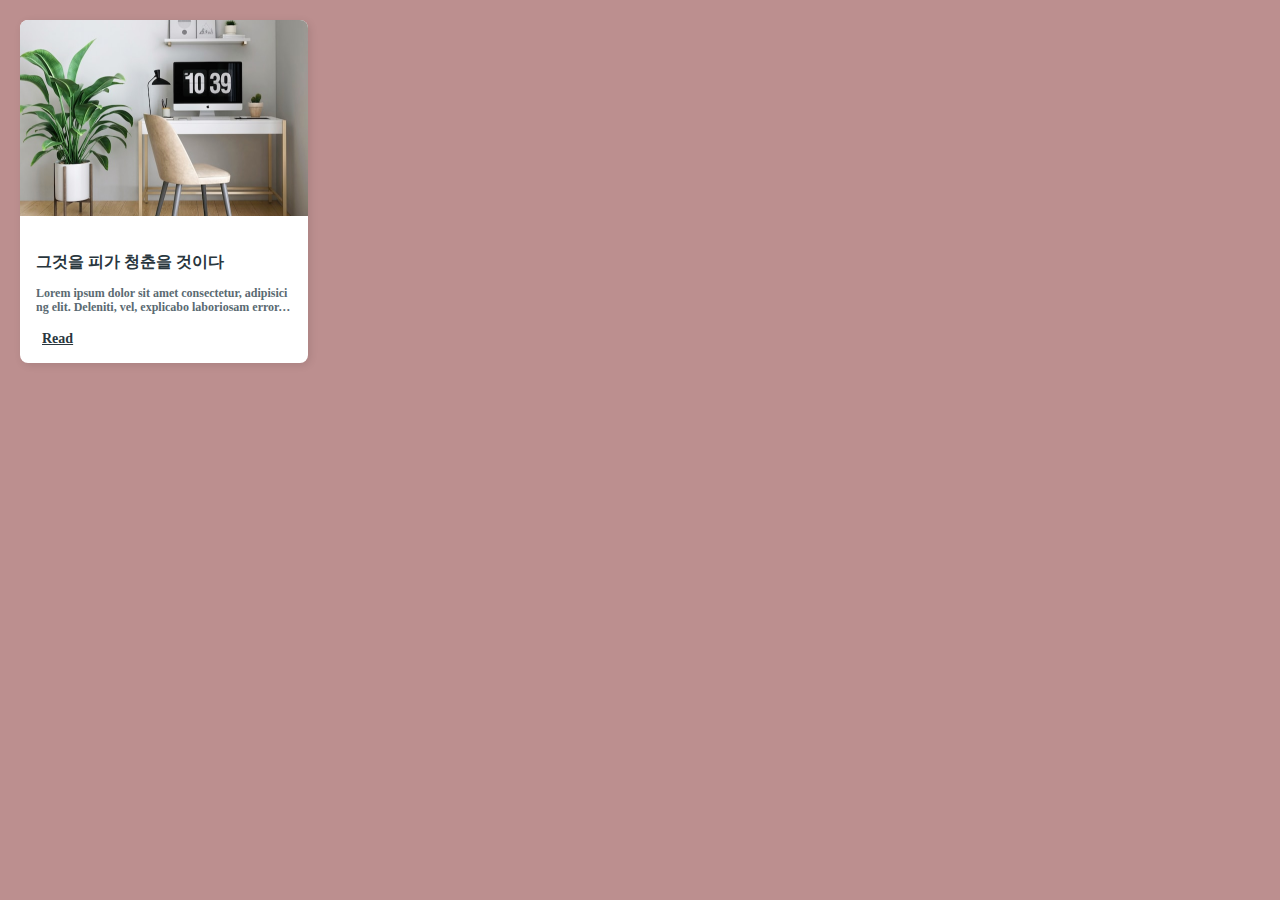
<file: index.html>
<!DOCTYPE html>
<html lang="ko">
<head>
  <meta charset="UTF-8">
  <meta http-equiv="X-UA-Compatible" content="IE=edge">
  <meta name="viewport" content="width=device-width, initial-scale=1.0">
  <title>카드뉴스 만들기</title>
  <link rel="stylesheet" href="css/reset.css">
  <link rel="stylesheet" href="css/style.css">
</head>
<body>
  <article>
    <div class="main-box">
      <a href="#">
        <img class="thumnail" src="images/thumbnail.png" alt="thumbnail">
        <div class="card-text">
          <h2 class="title">그것을 피가 청춘을 것이다<h2>
          <p class="content">Lorem ipsum dolor sit amet consectetur, adipisicing elit. Deleniti, vel, explicabo laboriosam error, provident excepturi voluptatibus eveniet commodi rerum consectetur eos temporibus pariatur architecto accusamus cumque! Vel fugiat alias labore.</p>
          <p class="read">Read</p>
        </div>
      </a>  
    </div>
  </article>
</body>
</html>
</file>
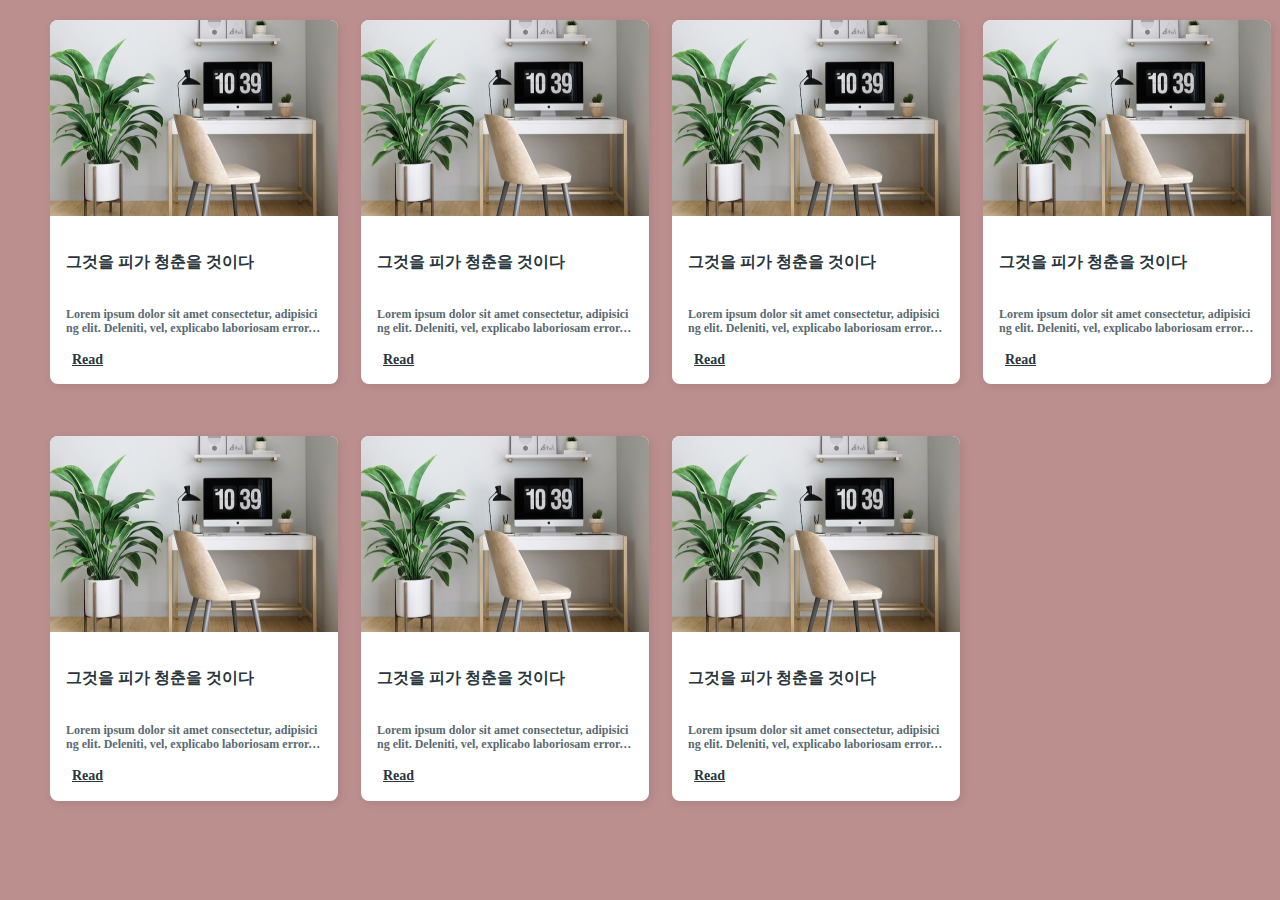
<file: flex.html>
<!DOCTYPE html>
<html lang="ko">
<head>
  <meta charset="UTF-8">
  <meta http-equiv="X-UA-Compatible" content="IE=edge">
  <meta name="viewport" content="width=device-width, initial-scale=1.0">
  <title>카드뉴스 만들기</title>
  <link rel="stylesheet" href="css/reset.css">
  <link rel="stylesheet" href="css/flex.css">
</head>
<body>
  <div class="container">
    <!-- 1 -->
    <article>
      <div class="main-box">
        <a href="#">
          <img class="thumnail" src="images/thumbnail.png" alt="thumbnail">
          <div class="card-text">
            <h2 class="title">그것을 피가 청춘을 것이다<h2>
            <p class="content">Lorem ipsum dolor sit amet consectetur, adipisicing elit. Deleniti, vel, explicabo laboriosam error, provident excepturi voluptatibus eveniet commodi rerum consectetur eos temporibus pariatur architecto accusamus cumque! Vel fugiat alias labore.</p>
            <p class="read">Read</p>
          </div>
        </a>  
      </div>
    </article>
    <!-- 2 -->
    <article>
      <div class="main-box">
        <a href="#">
          <img class="thumnail" src="images/thumbnail.png" alt="thumbnail">
          <div class="card-text">
            <h2 class="title">그것을 피가 청춘을 것이다<h2>
            <p class="content">Lorem ipsum dolor sit amet consectetur, adipisicing elit. Deleniti, vel, explicabo laboriosam error, provident excepturi voluptatibus eveniet commodi rerum consectetur eos temporibus pariatur architecto accusamus cumque! Vel fugiat alias labore.</p>
            <p class="read">Read</p>
          </div>
        </a>  
      </div>
    </article>
    <!-- 3 -->
    <article>
      <div class="main-box">
        <a href="#">
          <img class="thumnail" src="images/thumbnail.png" alt="thumbnail">
          <div class="card-text">
            <h2 class="title">그것을 피가 청춘을 것이다<h2>
            <p class="content">Lorem ipsum dolor sit amet consectetur, adipisicing elit. Deleniti, vel, explicabo laboriosam error, provident excepturi voluptatibus eveniet commodi rerum consectetur eos temporibus pariatur architecto accusamus cumque! Vel fugiat alias labore.</p>
            <p class="read">Read</p>
          </div>
        </a>  
      </div>
    </article>
    <!-- 4 -->
    <article>
      <div class="main-box">
        <a href="#">
          <img class="thumnail" src="images/thumbnail.png" alt="thumbnail">
          <div class="card-text">
            <h2 class="title">그것을 피가 청춘을 것이다<h2>
            <p class="content">Lorem ipsum dolor sit amet consectetur, adipisicing elit. Deleniti, vel, explicabo laboriosam error, provident excepturi voluptatibus eveniet commodi rerum consectetur eos temporibus pariatur architecto accusamus cumque! Vel fugiat alias labore.</p>
            <p class="read">Read</p>
          </div>
        </a>  
      </div>
    </article>
    <!-- 5 -->
    <article>
      <div class="main-box">
        <a href="#">
          <img class="thumnail" src="images/thumbnail.png" alt="thumbnail">
          <div class="card-text">
            <h2 class="title">그것을 피가 청춘을 것이다<h2>
            <p class="content">Lorem ipsum dolor sit amet consectetur, adipisicing elit. Deleniti, vel, explicabo laboriosam error, provident excepturi voluptatibus eveniet commodi rerum consectetur eos temporibus pariatur architecto accusamus cumque! Vel fugiat alias labore.</p>
            <p class="read">Read</p>
          </div>
        </a>  
      </div>
    </article>
    <!-- 6 -->
    <article>
      <div class="main-box">
        <a href="#">
          <img class="thumnail" src="images/thumbnail.png" alt="thumbnail">
          <div class="card-text">
            <h2 class="title">그것을 피가 청춘을 것이다<h2>
            <p class="content">Lorem ipsum dolor sit amet consectetur, adipisicing elit. Deleniti, vel, explicabo laboriosam error, provident excepturi voluptatibus eveniet commodi rerum consectetur eos temporibus pariatur architecto accusamus cumque! Vel fugiat alias labore.</p>
            <p class="read">Read</p>
          </div>
        </a>  
      </div>
    </article>
    <!-- 7 -->
    <article>
      <div class="main-box">
        <a href="#">
          <img class="thumnail" src="images/thumbnail.png" alt="thumbnail">
          <div class="card-text">
            <h2 class="title">그것을 피가 청춘을 것이다<h2>
            <p class="content">Lorem ipsum dolor sit amet consectetur, adipisicing elit. Deleniti, vel, explicabo laboriosam error, provident excepturi voluptatibus eveniet commodi rerum consectetur eos temporibus pariatur architecto accusamus cumque! Vel fugiat alias labore.</p>
            <p class="read">Read</p>
          </div>
        </a>  
      </div>
    </article>
  </div>
</body>
</html>
</file>
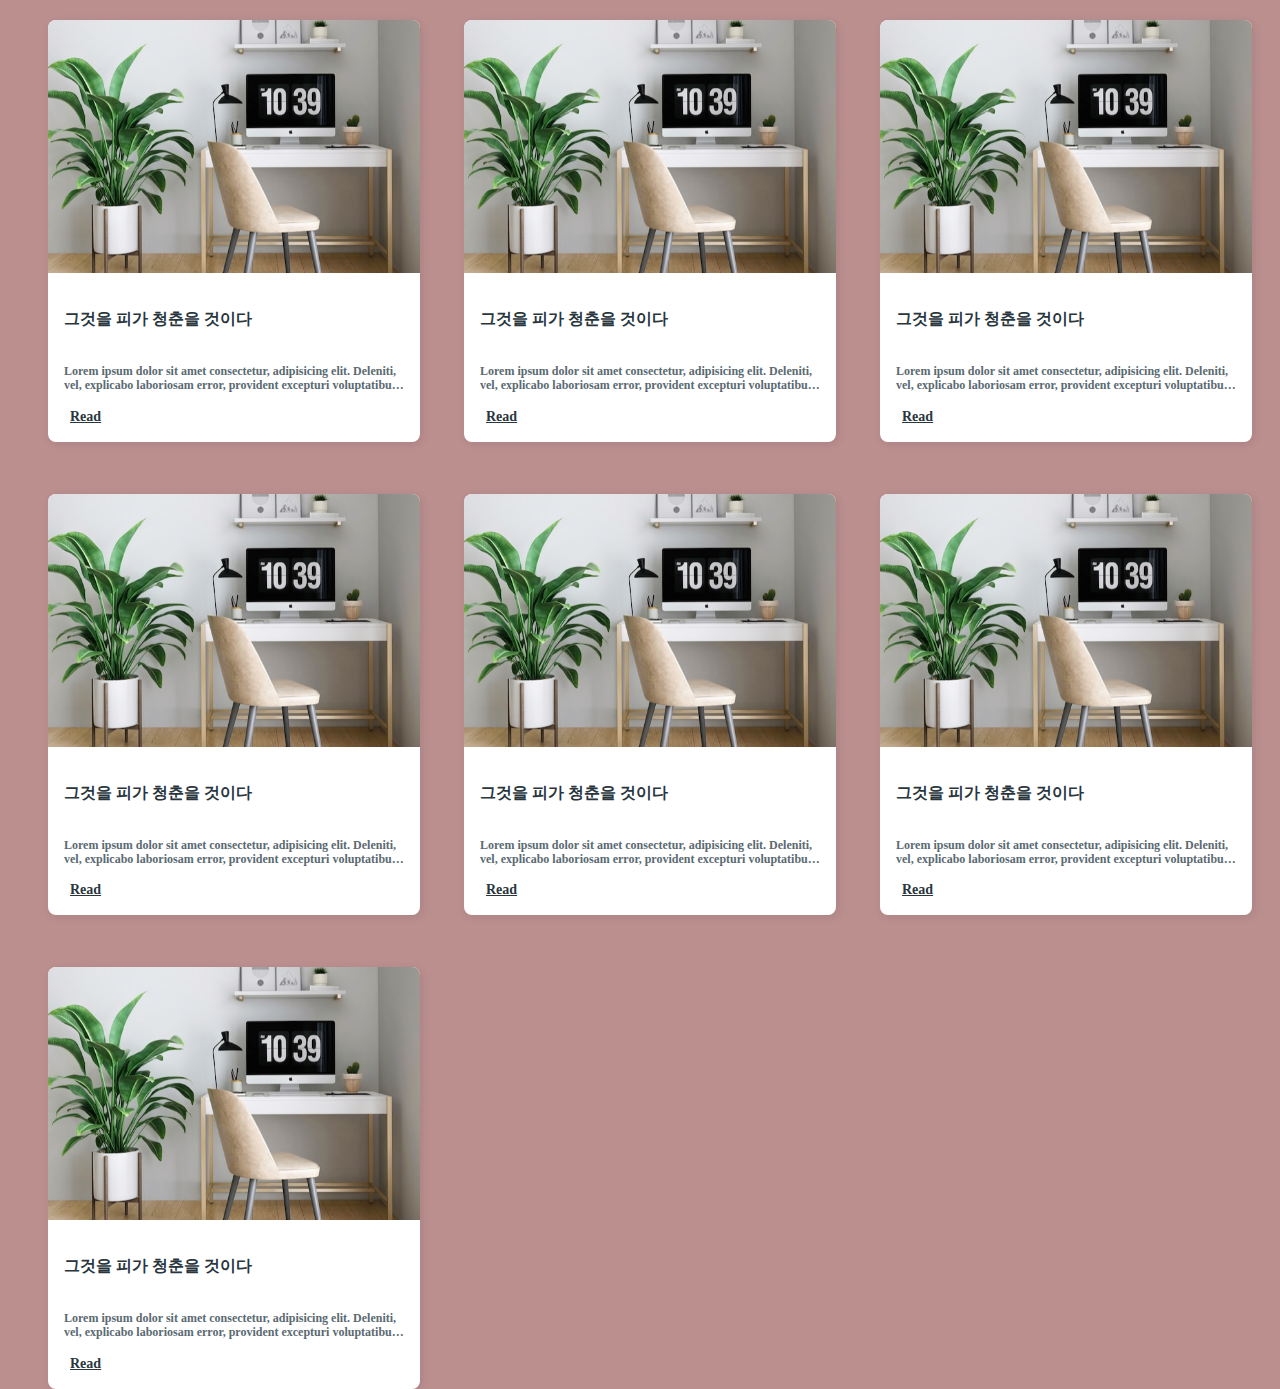
<file: grid.html>
<!DOCTYPE html>
<html lang="ko">
<head>
  <meta charset="UTF-8">
  <meta http-equiv="X-UA-Compatible" content="IE=edge">
  <meta name="viewport" content="width=device-width, initial-scale=1.0">
  <title>카드뉴스 만들기</title>
  <link rel="stylesheet" href="css/reset.css">
  <link rel="stylesheet" href="css/grid.css">
</head>
<body>
  <div class="wrap">
    <!-- 1 -->
    <article>
      <div class="main-box">
        <a href="#">
          <img class="thumnail" src="images/thumbnail.png" alt="thumbnail">
          <div class="card-text">
            <h2 class="title">그것을 피가 청춘을 것이다<h2>
            <p class="content">Lorem ipsum dolor sit amet consectetur, adipisicing elit. Deleniti, vel, explicabo laboriosam error, provident excepturi voluptatibus eveniet commodi rerum consectetur eos temporibus pariatur architecto accusamus cumque! Vel fugiat alias labore.</p>
            <p class="read">Read</p>
          </div>
        </a>  
      </div>
    </article>
    <!-- 2 -->
    <article>
      <div class="main-box">
        <a href="#">
          <img class="thumnail" src="images/thumbnail.png" alt="thumbnail">
          <div class="card-text">
            <h2 class="title">그것을 피가 청춘을 것이다<h2>
            <p class="content">Lorem ipsum dolor sit amet consectetur, adipisicing elit. Deleniti, vel, explicabo laboriosam error, provident excepturi voluptatibus eveniet commodi rerum consectetur eos temporibus pariatur architecto accusamus cumque! Vel fugiat alias labore.</p>
            <p class="read">Read</p>
          </div>
        </a>  
      </div>
    </article>
    <!-- 3 -->
    <article>
      <div class="main-box">
        <a href="#">
          <img class="thumnail" src="images/thumbnail.png" alt="thumbnail">
          <div class="card-text">
            <h2 class="title">그것을 피가 청춘을 것이다<h2>
            <p class="content">Lorem ipsum dolor sit amet consectetur, adipisicing elit. Deleniti, vel, explicabo laboriosam error, provident excepturi voluptatibus eveniet commodi rerum consectetur eos temporibus pariatur architecto accusamus cumque! Vel fugiat alias labore.</p>
            <p class="read">Read</p>
          </div>
        </a>  
      </div>
    </article>
    <!-- 4 -->
    <article>
      <div class="main-box">
        <a href="#">
          <img class="thumnail" src="images/thumbnail.png" alt="thumbnail">
          <div class="card-text">
            <h2 class="title">그것을 피가 청춘을 것이다<h2>
            <p class="content">Lorem ipsum dolor sit amet consectetur, adipisicing elit. Deleniti, vel, explicabo laboriosam error, provident excepturi voluptatibus eveniet commodi rerum consectetur eos temporibus pariatur architecto accusamus cumque! Vel fugiat alias labore.</p>
            <p class="read">Read</p>
          </div>
        </a>  
      </div>
    </article>
    <!-- 5 -->
    <article>
      <div class="main-box">
        <a href="#">
          <img class="thumnail" src="images/thumbnail.png" alt="thumbnail">
          <div class="card-text">
            <h2 class="title">그것을 피가 청춘을 것이다<h2>
            <p class="content">Lorem ipsum dolor sit amet consectetur, adipisicing elit. Deleniti, vel, explicabo laboriosam error, provident excepturi voluptatibus eveniet commodi rerum consectetur eos temporibus pariatur architecto accusamus cumque! Vel fugiat alias labore.</p>
            <p class="read">Read</p>
          </div>
        </a>  
      </div>
    </article>
    <!-- 6 -->
    <article>
      <div class="main-box">
        <a href="#">
          <img class="thumnail" src="images/thumbnail.png" alt="thumbnail">
          <div class="card-text">
            <h2 class="title">그것을 피가 청춘을 것이다<h2>
            <p class="content">Lorem ipsum dolor sit amet consectetur, adipisicing elit. Deleniti, vel, explicabo laboriosam error, provident excepturi voluptatibus eveniet commodi rerum consectetur eos temporibus pariatur architecto accusamus cumque! Vel fugiat alias labore.</p>
            <p class="read">Read</p>
          </div>
        </a>  
      </div>
    </article>
    <!-- 7 -->
    <article>
      <div class="main-box">
        <a href="#">
          <img class="thumnail" src="images/thumbnail.png" alt="thumbnail">
          <div class="card-text">
            <h2 class="title">그것을 피가 청춘을 것이다<h2>
            <p class="content">Lorem ipsum dolor sit amet consectetur, adipisicing elit. Deleniti, vel, explicabo laboriosam error, provident excepturi voluptatibus eveniet commodi rerum consectetur eos temporibus pariatur architecto accusamus cumque! Vel fugiat alias labore.</p>
            <p class="read">Read</p>
          </div>
        </a>  
      </div>
    </article>
  </div>
</body>
</html>
</file>
<file: css/style.css>
body{
  background-color: rosybrown;
}
a{
  text-decoration: none;
  color: #29363D;
}
.main-box{
  width: 288px;
  background-color: #fff;
  box-shadow: 2px 2px 8px rgba(0, 0, 0, 0.1);
  border-radius: 8px;
  overflow: hidden;
  margin-top: 20px;
  margin-left: 20px;
}
.main-box .thumnail{
  width: 100%;
  aspect-ratio: 288/196;
  object-fit: cover;
  vertical-align: top;/*이미지로 인한 여백을 없애주기위해 사용*/
  /*padding top버전도 연습해보기*/
}
.main-box .card-text{
  padding: 24px 16px 16px;
}
.main-box .card-text h2, p{
  margin: 0;
}
.main-box .card-text .title{
  font-size: 16px;
  font-weight: 700;
  line-height: 19px;
  color: #29363D;
  white-space: nowrap;
  overflow: hidden;
  text-overflow: ellipsis;
  margin: 12px 0 16px;
}
.main-box .content{
  overflow: hidden;
  display: -webkit-box;
  -webkit-box-orient: vertical;
  -webkit-line-clamp: 2;
  font-size: 12px;
  color: #5A6A72;
  word-break: break-all;
  margin: 12px 0 16px;
}
.main-box .read{
  text-decoration: underline;
  font-size: 14px;
  font-weight: bold;
  line-height: 16.8px;
  padding-left: 6px;
}
</file>
<file: css/flex.css>
body{
  background-color: rosybrown;
}
a{
  text-decoration: none;
  color: #29363D;
}
.container{
  display: flex;
  flex-wrap: wrap;
  gap: 32px 24px;
  width: min(1224px, calc(100% - 60px));
  margin: auto;
}
.container article{
  width: calc((100% - (24px * 3)) / 4);
}
.main-box{
  width: 288px;
  background-color: #fff;
  box-shadow: 2px 2px 8px rgba(0, 0, 0, 0.1);
  border-radius: 8px;
  overflow: hidden;
  margin-top: 20px;
  margin-left: 20px;
}
.main-box .thumnail{
  width: 100%;
  aspect-ratio: 288/196;
  object-fit: cover;
  vertical-align: top;/*이미지로 인한 여백을 없애주기위해 사용*/
  /*padding top버전도 연습해보기*/
}
.main-box .card-text{
  padding: 24px 16px 16px;
}
.main-box .card-text h2, p{
  margin: 0;
}
.main-box .card-text .title{
  font-size: 16px;
  font-weight: 700;
  line-height: 19px;
  color: #29363D;
  white-space: nowrap;
  overflow: hidden;
  text-overflow: ellipsis;
  margin: 12px 0 16px;
  height: 40px;
}
.main-box .content{
  overflow: hidden;
  display: -webkit-box;
  -webkit-box-orient: vertical;
  -webkit-line-clamp: 2;
  font-size: 12px;
  color: #5A6A72;
  word-break: break-all;
  margin: 12px 0 16px;
}
.main-box .read{
  text-decoration: underline;
  font-size: 14px;
  font-weight: bold;
  line-height: 16.8px;
  padding-left: 6px;
}
</file>
<file: css/grid.css>
body{
  background-color: rosybrown;
}
a{
  text-decoration: none;
  color: #29363D;
}
.wrap{
  display: grid;
  grid-template-columns: repeat(auto-fill, minmax(20rem, 1fr));
  gap: 32px 24px;
  width: max(1224px, calc(100% - 60px));
  margin: auto;
}
.main-box{
  /* width: 288px; */
  background-color: #fff;
  box-shadow: 2px 2px 8px rgba(0, 0, 0, 0.1);
  border-radius: 8px;
  overflow: hidden;
  margin-top: 20px;
  margin-left: 20px;
}
.main-box .thumnail{
  width: 100%;
  aspect-ratio: 288/196;
  object-fit: cover;
  vertical-align: top;/*이미지로 인한 여백을 없애주기위해 사용*/
  /*padding top버전도 연습해보기*/
}
.main-box .card-text{
  padding: 24px 16px 16px;
}
.main-box .card-text h2, p{
  margin: 0;
}
.main-box .card-text .title{
  font-size: 16px;
  font-weight: 700;
  line-height: 19px;
  color: #29363D;
  white-space: nowrap;
  overflow: hidden;
  text-overflow: ellipsis;
  margin: 12px 0 16px;
  height: 40px;
}
.main-box .content{
  overflow: hidden;
  display: -webkit-box;
  -webkit-box-orient: vertical;
  -webkit-line-clamp: 2;
  font-size: 12px;
  color: #5A6A72;
  word-break: break-all;
  margin: 12px 0 16px;
}
.main-box .read{
  text-decoration: underline;
  font-size: 14px;
  font-weight: bold;
  line-height: 16.8px;
  padding-left: 6px;
}
</file>
